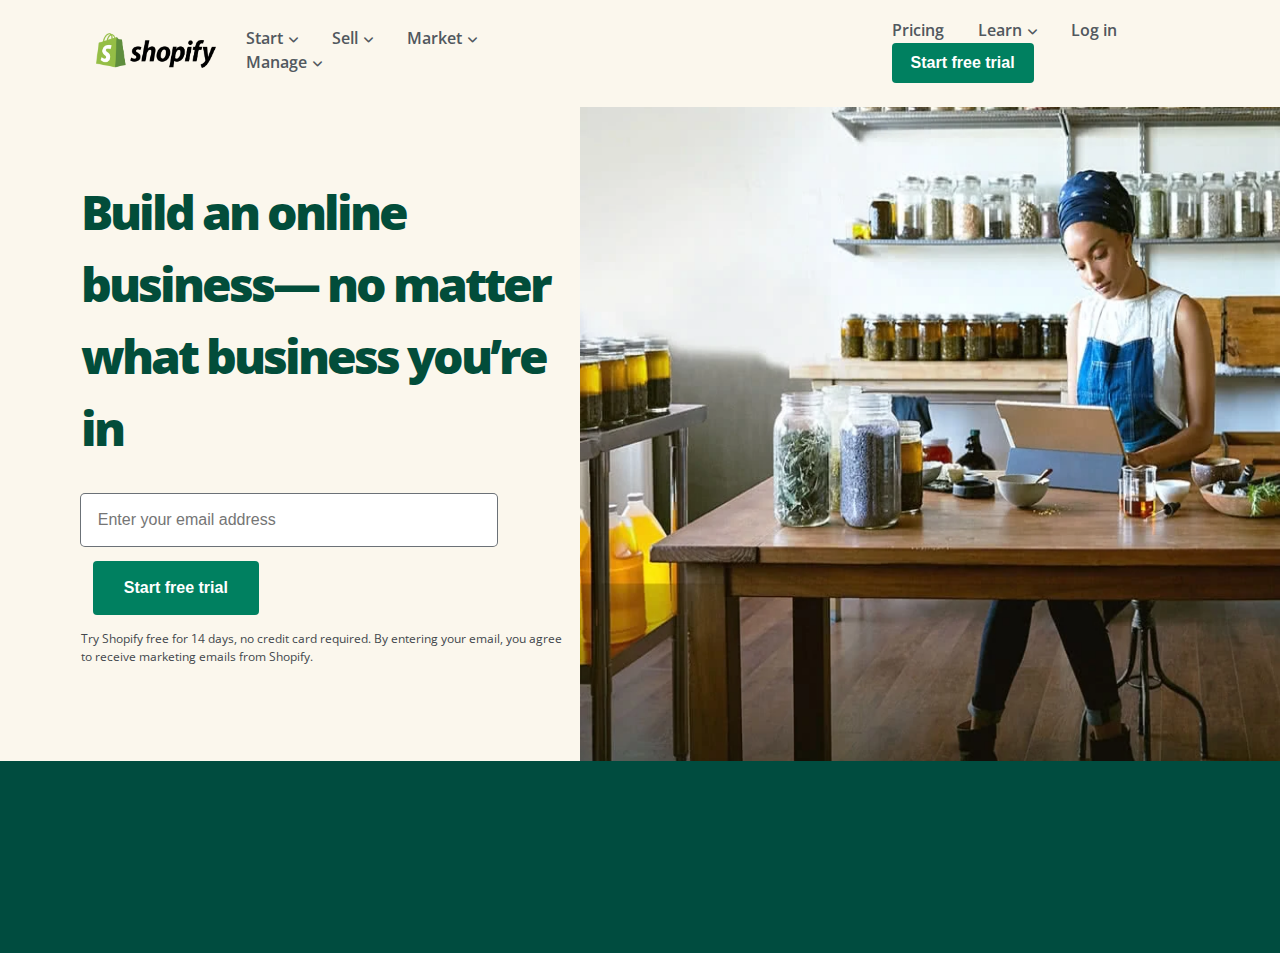
<file: index.html>
<!DOCTYPE html>
<html lang="en">
<head>
    <meta charset="UTF-8">
    <meta http-equiv="X-UA-Compatible" content="IE=edge">
    <meta name="viewport" content="width=device-width, initial-scale=1.0">

    <link rel="stylesheet" href="https://cdnjs.cloudflare.com/ajax/libs/font-awesome/6.0.0/css/all.min.css" 
    integrity="sha512-9usAa10IRO0HhonpyAIVpjrylPvoDwiPUiKdWk5t3PyolY1cOd4DSE0Ga+ri4AuTroPR5aQvXU9xC6qOPnzFeg==" 
    crossorigin="anonymous" referrerpolicy="no-referrer"/>
    
    <link rel="stylesheet" href="css/home.css">
    <link rel="icon" href="./assets/shopify-icon.png"/>
    <title>eCommerce Software - Grow Your Business - Shopify Malaysia</title>
</head>
<body>

<!--Navigation Bar-->
<header class="header">
    <div class="nav-wrapper">
            <nav class="nav-bar"> 
                <div class="marketing-logo"> 
                    <a href="#">
                        <img src="./assets/shopify-logo.png" class="shopify-logo">
                    </a>
                </div>

                <!--  Yet to be coded for responsive navigation bar -->
                <div class="open-nav-bar">
                </div>

                <div class="nav-bar-overlay">
                </div>

                <div class="close-nav-bar">
                </div>
                <!-- End of responsive navigation bar-->

                <!-- Navigation bar left section -->
                <div class="nav-items-primary">

                    <div class="dropdown-main" data-dropdown>
                        <button class="nav-menu" data-dropdown-button>Start<i class="fa-solid fa-angle-down" data-dropdown-button></i></button>
                        <div class="dropdown-content">
                            <ul class="nav-sub-item">
                                <li class="main-sub-item"><a href="#">Start your business</a></li>
                                <li class="sub-item"><a href="#">Branding<i class="fa-solid fa-angle-right"></i></a></li>
                                <li class="sub-item"><a href="#">Online pressence<i class="fa-solid fa-angle-right"></i></a></li>
                                <li class="sub-item"><a href="#">Store set up<i class="fa-solid fa-angle-right"></i></a></li>
                            </ul>
                        </div>
                    </div>

                    <div class="dropdown-main" data-dropdown>
                        <button class="nav-menu" data-dropdown-button>Sell<i class="fa-solid fa-angle-down" data-dropdown-button></i></button>
                        <div class="dropdown-content">
                            <ul class="nav-sub-item">
                                <li class="main-sub-item"><a href="#">Sell everywhere</a></li>
                                <li class="sub-item"><a href="#">Online store<i class="fa-solid fa-angle-right"></i></a></li>
                                <li class="sub-item"><a href="#">Point of Sale<i class="fa-solid fa-angle-right"></i></a></li>
                                <li class="sub-item"><a href="#">Buy Button<i class="fa-solid fa-angle-right"></i></a></li>
                                <li class="sub-item"><a href="#">Checkout<i class="fa-solid fa-angle-right"></i></a></li>
                                <li class="sub-item"><a href="#">Sales channels<i class="fa-solid fa-angle-right"></i></a></li>
                                <li class="sub-item"><a href="#">Custom storefront tools<i class="fa-solid fa-angle-right"></i></a></li>
                                <li class="sub-item"><a href="#">International commerce<i class="fa-solid fa-angle-right"></i></a></li>
                            </ul>
                        </div>
                    </div>

                    <div class="dropdown-main" data-dropdown>
                        <button class="nav-menu" data-dropdown-button>Market<i class="fa-solid fa-angle-down" data-dropdown-button></i></button>
                        <div class="dropdown-content">
                            <ul class="nav-sub-item">
                                <li class="main-sub-item"><a href="#">Market your business</a></li>
                                <li class="sub-item"><a href="#">Email marketing<i class="fa-solid fa-angle-right"></i></a></li>
                                <li class="sub-item"><a href="#">Business chat<i class="fa-solid fa-angle-right"></i></a></li>
                                <li class="sub-item"><a href="#">Facebook Ads<i class="fa-solid fa-angle-right"></i></a></li>
                            </ul>
                        </div>
                    </div>

                    <div class="dropdown-main" data-dropdown>
                        <button class="nav-menu" data-dropdown-button>Manage<i class="fa-solid fa-angle-down" data-dropdown-button></i></button>
                        <div class="dropdown-content">
                            <ul class="nav-sub-item">
                                <li class="main-sub-item"><a href="#">Manage everything</a></li>
                            </ul>
                        </div>
                    </div>

                </div>    

                <!-- Navigation bar left section -->
                <div class="nav-items-secondary">
                    
                    <div class="dropdown-main">
                        <button class="nav-menu" href="#">Pricing</button>
                    </div>
                
                    <div class="dropdown-main" data-dropdown>
                        <button class="nav-menu" data-dropdown-button>Learn<i class="fa-solid fa-angle-down" data-dropdown-button></i></button>
                        <div class="dropdown-content">
                            <ul class="nav-sub-item">
                                <li class="sub-item"><a href="#">Help Center</a></li>
                                <li class="sub-item"><a href="#">Blog</a></li>
                                <li class="sub-item"><a href="#">Business Courses</a></li>
                                <li class="sub-item"><a href="#">Guides</a></li>
                                <li class="sub-item"><a href="#">Shopify Community</a></li>
                                <li class="sub-item"><a href="#">Free tools</a></li>
                                <li class="sub-item"><a href="#">Podcasts</a></li>
                                <li class="sub-item"><a href="#">Business encyclopedia</a></li>
                                <li class="sub-item"><a href="#">Community Events</a></li>
                                <li class="sub-item"><a href="#">Research</a></li>
                            </ul>
                        </div>
                    </div>

                    <div class="dropdown-main">
                        <a href="./login.html"><button class="nav-menu">Log in</button></a>
                    </div> 

                    <div class="dropdown-main">
                        <button class="nav-free-trial-cta" href="#" >Start free trial</button>
                    </div>
                          
                </div>

            </nav>
    </div>
</header>

<!--Homepage Hero Section-->
<section class="section hero-body">
    <div class="hero-left-column">
        <div class="hero-content">
            <div class="hero-header">
                <h1 class="hero-heading">Build an online business— no matter what business you’re in</h1>
            </div>
            <div class="hero-form">
                <div class="hero-email-form">
                    <form action="/action_page.php"> <!--For PHP process-->
                        <input class="hero-email" autocomplete="email" placeholder="Enter your email address" id="email">
                        <button class="hero-free-trial-cta-button">Start free trial</button>
                    </form>
                </div>
                <p class="free-trial-description">Try Shopify free for 14 days, no credit card required. By entering your email, you agree to receive marketing emails from Shopify.</p>
            </div>
        </div>
    </div>

    <div class="hero-right-column">
        <img class="hero-image" src="assets/img-hero.jpg">
    </div>   
</section>

<section class="section second-body">
    <!-- This section is yet to be coded -->
</section>

<script src="javascript/main.js"></script>
</body>
</html>
</file>
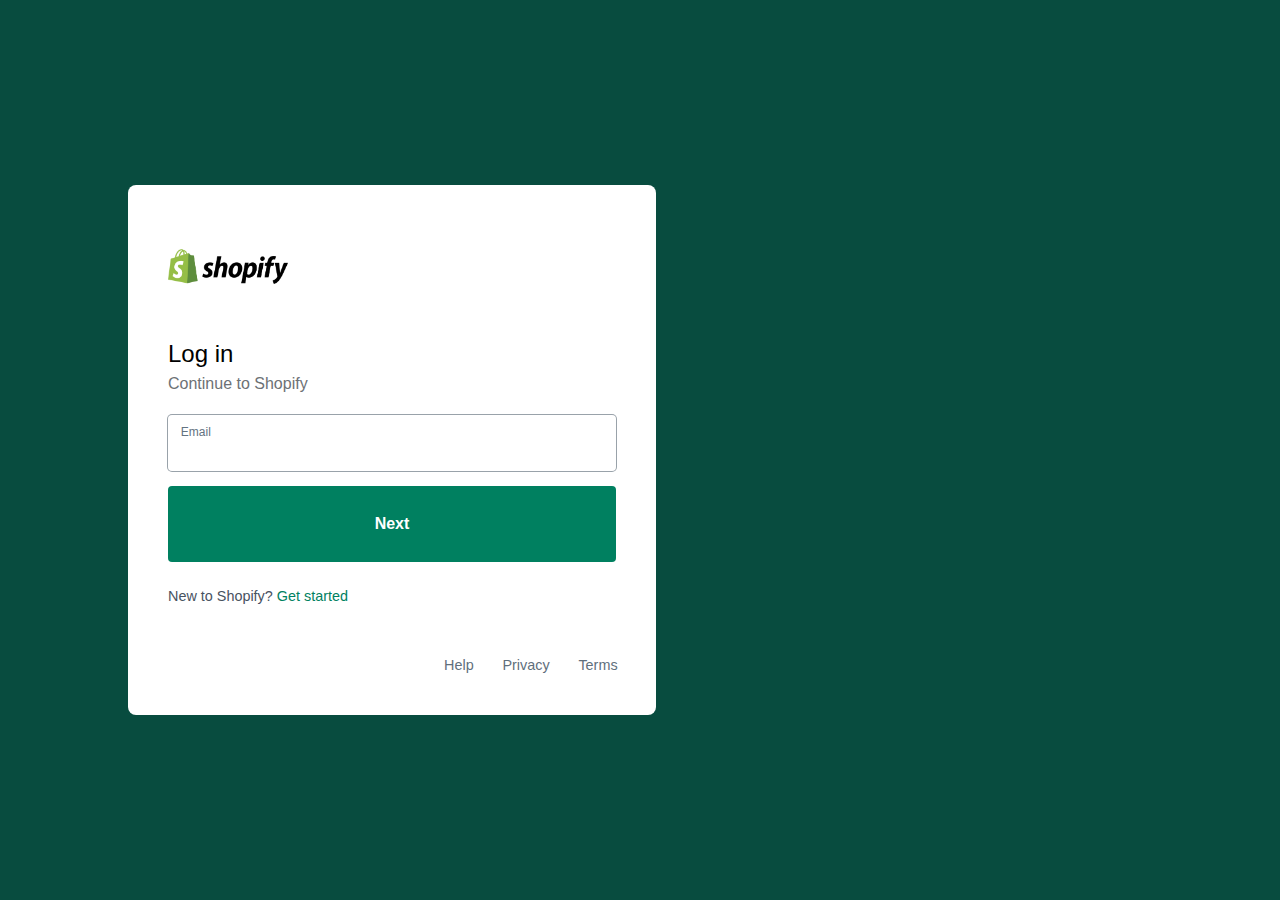
<file: login.html>
<!DOCTYPE html>
<html lang="en">
<head>
    <meta charset="UTF-8">
    <meta http-equiv="X-UA-Compatible" content="IE=edge">
    <meta name="viewport" content="width=device-width, initial-scale=1.0">

    <link rel="stylesheet" href="css/form.css">
    <link rel="stylesheet" href="css/login.css">
    <link rel="icon" href="./assets/shopify-icon.png"/>
    <title>Log in - Shopify</title>
</head>
<body>

<div class="card-page-body">
    <div class="card-container">
        <div class="card-form-section">
            <div class="marketing-logo">
                <a href="#">
                    <img src="./assets/shopify-logo.png" class="shopify-logo">
                </a>
            </div>

            <div class="card-form">
                <h1 class="card-heading">Log in</h1>
                <h2 class="card-subheading">Continue to Shopify</h2>

                <div class="login-form-section">
                    <form action="/login_action_page.php" autocomplete="on"> <!--For PHP process-->
                        <label class="login-label">Email</label>
                        <input required="required" class="login-email" id="login-email">
                        <a href="#"><button class="login-next-button">Next</button></a>
                    </form>
                </div>

                <p class="help-info">New to Shopify? <a href="./signup.html">Get started</a></p>
            </div>
        </div>

        <footer class="card-footer">
            <a class="more-info-footer">Help</a>
            <a class="more-info-footer">Privacy</a>
            <a class="more-info-footer">Terms</a>
        </footer>
    </div>
</div>    
    
</body>
</html>
</file>
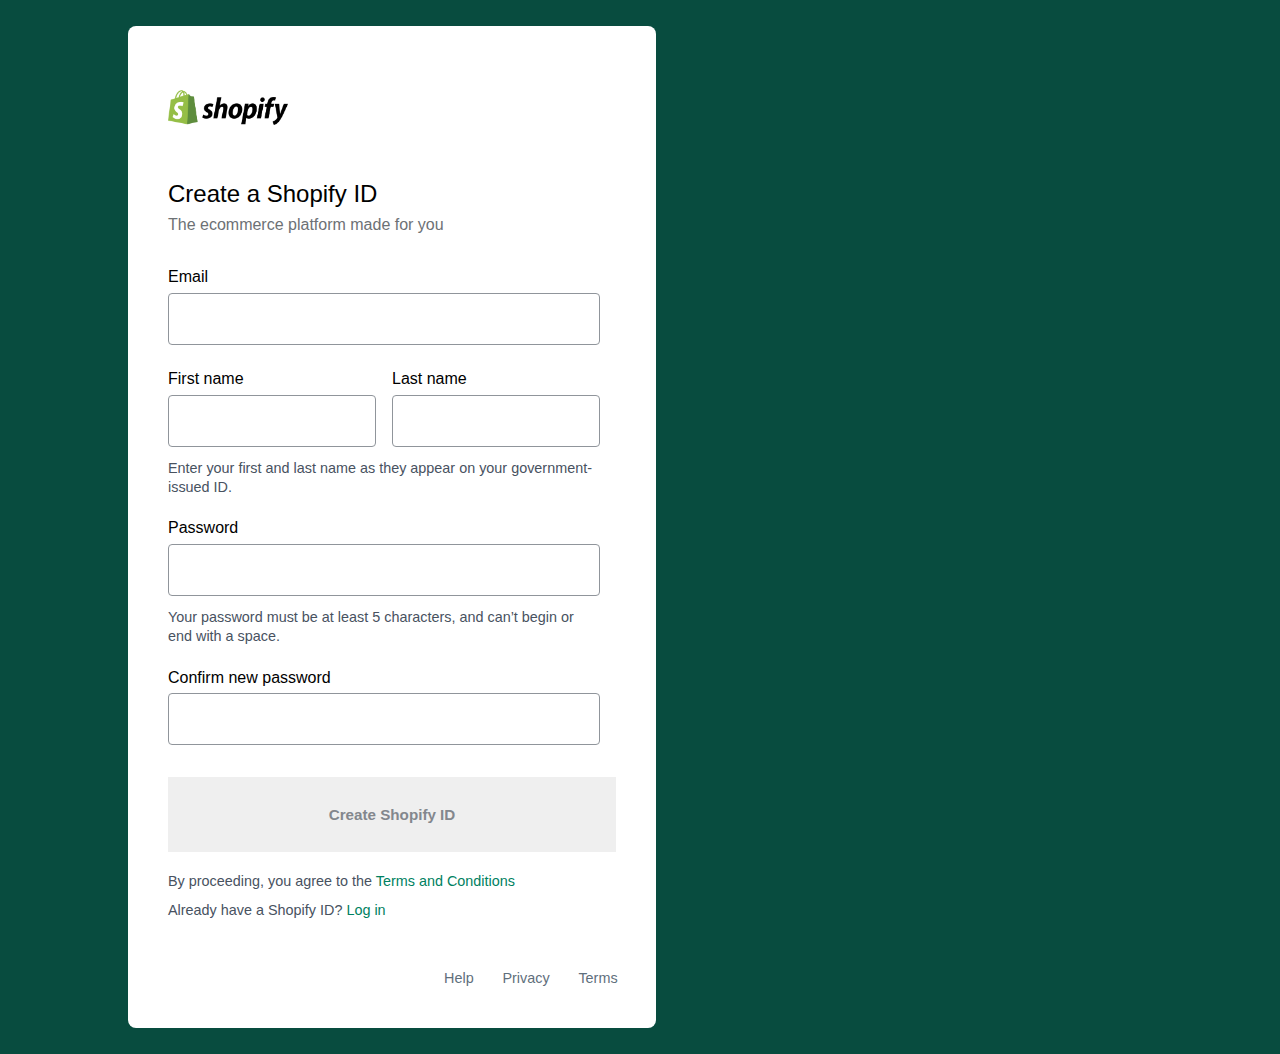
<file: signup.html>
<!DOCTYPE html>
<html lang="en">
<head>
    <meta charset="UTF-8">
    <meta http-equiv="X-UA-Compatible" content="IE=edge">
    <meta name="viewport" content="width=device-width, initial-scale=1.0">
    
    <link rel="stylesheet" href="css/form.css">
    <link rel="stylesheet" href="css/signup.css">
    <link rel="icon" href="./assets/shopify-icon.png"/>
    <title>Sign up - Shopify</title>
</head>
<body>
    <div class="card-page-body">
        <div class="card-container">
            <div class="card-form-section">
                <div class="marketing-logo">
                    <a href="#">
                        <img src="./assets/shopify-logo.png" class="shopify-logo">
                    </a>
                </div>

                <div class="card-form">
                    <h1 class="card-heading">Create a Shopify ID</h1>
                    <h2 class="card-subheading">The ecommerce platform made for you</h2>
    
                    <div class="signup-form-section">
                        <form action="/signup_action_page.php" autocomplete="on"> <!--For PHP process-->
                            <div class="signup-container">
                                <div class="signup-info">
                                    <label class="signup-label">Email</label>
                                    <input required="required" class="signup-email" id="signup-email">
                                </div>
    
                                <div class="fullname-info">
                                    <div class="fname-info">
                                        <label class="signup-label">First name</label>
                                        <input required="required" class="signup-fname" id="signup-fname">
                                    </div>
                                    <div class="lname-info">
                                        <label class="signup-label">Last name</label>
                                        <input required="required" class="signup-lname" id="signup-lname">
                                    </div>
                                </div>
    
                                <p class="help-info">Enter your first and last name as they appear on your government-issued ID.</p>
    
                                <div class="signup-info">
                                    <label class="signup-label">Password</label>
                                    <input required="required" type="password" class="signup-password" id="signup-password">
                                </div>
    
                                <p class="help-info">Your password must be at least 5 characters, and can’t begin or end with a space.</p>
    
                                <div class="signup-info">
                                    <label class="signup-label">Confirm new password</label>
                                    <input required="required" type="password" class="signup-confirm-password" id="signup-confirm-password">
                                </div>
                            </div>

                            <a href="#"><button class="signup-button">Create Shopify ID</button></a>
                        </form>

                        <div class="more-info">
                            <p class="help-info">By proceeding, you agree to the <a href="#">Terms and Conditions</a></p>
                            <p class="help-info">Already have a Shopify ID? <a href="./login.html">Log in</a></p>
                        </div>
                    </div>
                </div>
            </div>

            <footer class="card-footer">
                <a class="more-info-footer">Help</a>
                <a class="more-info-footer">Privacy</a>
                <a class="more-info-footer">Terms</a>
            </footer>
        </div>
    </div>
</body>
</html>
</file>
<file: css/home.css>
@import url('https://fonts.googleapis.com/css2?family=Open+Sans:wght@500;700&display=swap');

*{
    padding: 0;
    margin: 0;
    box-sizing: border-box;
}

header{
    position: fixed;
    align-items: center;
    position: fixed;
    width: 100%;
    left:0;
	top:0;
	z-index: 1;
}

body{
    padding-top: 80px;
    line-height: 1.5;
}

ul{
    list-style: none;
	margin:0;
	padding:0;
}

a {
    text-decoration: none;
}

div{
    display: block;
}

section{
    display: block;
}

/* Header */

.nav-wrapper{
    max-width: 1600px;
    margin: auto;
}

.shopify-logo{
    display: inline-block;
    position: relative;
    width: 120px;
    height: 35px;
}

.header .marketing-logo {
    display: inline;
}

.header .nav-bar{
    background-color: #fbf7ed;
	display: flex; /*Expands to fill the space*/
	justify-content: space-between; /*Split Logo & Nav content*/
    margin: 0 auto;
    width: 100%;
    position: relative;
    align-items: center;
    padding: 1.2em 6em;
}

.header .nav-items-primary{
    padding-bottom: 5px;
    margin-right: 23em;
}

.header .nav-items-secondary{
    padding-bottom: 5px;
}

.header .dropdown-main{
    display: inline-block;
	margin-left: 30px;
	position: relative;
}

.header .nav-bar .dropdown-main .nav-menu{
    background-color: #fbf7ed;
    font-family: "Open Sans", sans-serif;
    text-align: left;
    font-size: 1em;
    color:  #51585e;
    font-weight: 600;
    text-decoration: none;
    border: none;
}

.fa-angle-down{
    vertical-align: middle;
    padding-left: 6px; 
    font-size: 12px;
    content: "\f107";
}

.header .nav-bar .dropdown-main > .nav-menu:focus, .nav-menu:hover{
    transition: all;
    cursor: pointer;
    color: #24282c;
}

.header .nav-bar .dropdown-main .nav-menu:hover{
    color: #24282c;
}

.header .nav-bar .nav-free-trial-cta{
    cursor: pointer;
    border-radius: 4px;
    border-width: 1px;
    border-style: solid;
    border-color: transparent;
    font-weight: 700;
    font-size: 1em;
    color: #ffffff;
    background-color: #008060;
    padding: 10px 18px;
}

.header .nav-bar .nav-free-trial-cta:hover{
    background-color: #024d3a;
}

.dropdown-main{
    position: relative;
}

.dropdown-content{
    position: absolute;
    display: block;
    top: calc(100% + 0.7rem);
    background-color: #ffffff;
    padding: 8px 0px;
    box-shadow: #42474c1a 0px 7px 40px 7px;
    border-radius: 5px;
    border: 1px solid #d2d5d9;
    border-image: initial;
    min-width: 17.5em;
    visibility: hidden;
    pointer-events: none;
}

.dropdown-main.active > .nav-menu + .dropdown-content{
    visibility: visible;
    pointer-events: auto;
}

.dropdown-content .nav-sub-item > .main-sub-item, .sub-item{
    border-left: 3px solid #ffffff;
    border-radius: 2px;
    display: inline-block;
    width: 100%;
    padding: 0.5em 0em 0.5em 0.3em;
}

.nav-sub-item{
    position: relative;
    width: 100%;
    text-align: left;
    font-family: "Open Sans", sans-serif;
    font-size: 0.9em;
    font-weight: 600;
    letter-spacing: normal;
    border: none;
    cursor: pointer;
}

.nav-sub-item .sub-item > a{
    text-align: left;
    display: flex;
    justify-content: space-between;
    width: 100%;
}

.fa-angle-right{
    padding-top: 5px;
    font-size: 0.9em;
    content: "f105";
}

.nav-sub-item .main-sub-item{
    margin-bottom: 8px;
    border-bottom: 1px solid #d2d5d9;
}

.nav-sub-item > .main-sub-item a, .sub-item a{
    padding: 0 1.5em;
    color: #2f353a;
    text-align: left;
    text-decoration: none;
}

.nav-sub-item .main-sub-item:hover, .sub-item:hover{
    border-left-color: #008060;
    position: relative;
    background-color: #ebf0f3;
}

/* Hero section */

.section{
    padding: 6em 0;
}

.hero-body{
    display: block;
    width: 100%;
    overflow: hidden;
    position: relative;
    background-color: #fbf7ed;
    background-position: center top;
}

.hero-body .hero-left-column{
    display: flex;
    flex-wrap: wrap;
    position: relative;
    align-items: center;
    min-height: 400px;
    padding: 0 6%;
}

.hero-content{
    display: block;
    position: relative;
    width: 50%;
    float: left;
    padding-left: 4px;
    padding-right: 65px;
}

.hero-header, .hero-free-trial-cta{
    margin-bottom: 30px;
}

.hero-heading{
    color: #024d3a;
    font-size: 3em;
    font-family: "Open Sans", sans-serif;
    font-weight: 900;
    letter-spacing: -3px;
}

.hero-email-form{
    display: flex;
    flex-wrap: wrap;
    width: 100%;
    margin-bottom: 15px;
}

.hero-email{
    display: inline-flex;
    position: relative;
    min-width: 416px;
    font-family: Arial, Helvetica, sans-serif;
    font-size: 1em;
    box-shadow: 0 0 0 1px #6b7177;
    border: 1px solid transparent;
    border-radius: 4px;
    background-color: #ffffff;
    margin: 0 0 15px;
    padding: 1em 1em;
}

.hero-free-trial-cta-button{
    display: inline-block;
    position: relative;
    cursor: pointer;
    align-items: flex-start;
    border-radius: 4px;
    border-width: 1px;
    border-style: solid;
    border-color: transparent;
    font-weight: 700;
    font-size: 1em;
    color: #ffffff;
    background-color: #008060;
    padding: 17px 30px;
    margin-left: 12px;
}

.hero-free-trial-cta-button:hover{
    background-color: #024d3a;
}

.free-trial-description{
    font-family: "Open Sans", sans-serif;
    font-size: 0.73em;
    color: #42474c;
}

.hero-body .hero-right-column{
    align-items: center;
    display: block;
    position: absolute;
    right: 0;
    bottom: 0;
    width: 50%;
    height: 100%;
}

.hero-image{
    float: right;
    display: block;
    position: relative;
    height: 700px;
    width: 700px;
}

/* Second Section */

.second-body{
    background-color: #004c3f;
}

/* Responsive 

Yet to be coded...

*/
</file>
<file: css/form.css>
*{
    padding: 0;
    margin: 0;
    box-sizing: border-box;
}

a{
    text-decoration: none;
}

body{
    line-height: 1.3;
    background-color: #084c3f;
    font-family: 'Segoe UI', 'Roboto', 'Helvetica Neue', sans-serif;
}

/* Page entire body */
.card-page-body{
    display: flex;
    min-height: 100vh;
    justify-content: center;
    flex-direction: column;
    align-items: flex-start;
}

/* Card container */
.card-container{
    display: flex;
    flex-direction: column;
    justify-content: center;
    background: #ffffff;
    border-radius: 8px;
    margin: 2vw 10vw;
    width: 100%;
    max-width: 33rem;
}

/* Container header */

.shopify-logo{
    display: inline-block;
    position: relative;
    width: 120px;
    height: 35px;
}

.card-form-section{
    display: block;
    width: 100%;
    padding: 4em 2.5em 0;
}

.marketing-logo{
    margin-bottom: 3em;
}

.card-heading{
    font-weight: 500;
    font-size: 1.5rem;
    margin-bottom: 5px;
}

.card-subheading{
    font-weight: 400;
    color: #6d7175;
    font-size: 1em;
    margin-bottom: 20px;
}

/* Help section */

.help-info{
    display: block;
    font-size: 0.9em;
    color: #48525f;
    margin-bottom: 10px;
}

.help-info a{
    text-decoration: none;
    color: #008161;
}

.help-info a:hover{
    text-decoration: underline;
    color: #014e3b;
}

/* Container footer */

.card-footer{
    display: flex;
    justify-content: flex-end;
    padding: 2.5rem 1.5rem 2.5rem 2rem;
}

.card-footer a{
    padding: 0 1em;
    font-size: 0.9rem;
    font-weight: 500;
    cursor: pointer;
    color: #5f6f7c;
}

.card-footer a:hover{
    text-decoration: underline;
    color: #3d474e;
}
</file>
<file: css/login.css>
.login-form-section{
    display: block;
}

.login-email{
    display: inline-block;
    position: relative;
    width: 100%;
    font-size: 1em;
    box-shadow: 0 0 0 1px #99a2aa;
    border: 1px solid transparent;
    border-radius: 4px;
    outline-color: #01684e;
    background-color: #ffffff;
    line-height: 1.5rem;
    padding: 1.5rem 1rem 0.4rem 0.75rem;
    margin-bottom: 15px;
}

.login-label{
    position: absolute;
    z-index: 1;
    font-size: 0.75rem;
    padding: 0.6rem 0 0.5rem 0.8rem;
    color: #637381;
}

.login-next-button{
    display: inline-block;
    position: relative;
    cursor: pointer;
    text-align: center;
    border-radius: 4px;
    border-style: solid;
    border-color: transparent;
    font-weight: 700;
    font-size: 1em;
    color: #ffffff;
    background-color: #008060;
    padding: 27px 0px;
    width: 100%;
    margin-bottom: 25px;
}

.login-next-button:hover{
    background-color: #01684e;
}
</file>
<file: css/signup.css>
.signup-form-section{
    display: flex;
    flex-wrap: wrap;
    width: 100%;
}

.signup-container, .more-info{
    display: block;
    width: 100%;
    margin: 0 -8px;
}

.signup-info, .fname-info, .lname-info{
    display: inline-flex;
    flex-direction: column;
    width: 100%;
    padding: 12px 8px;
}

.fullname-info{
    display: flex;
    flex-wrap: wrap;
    width: 100%;
}

.fname-info, .lname-info{
    width: 50%;
}

.signup-label{
    padding-bottom: 5px;
}

input{
    font-size: 1rem;
    padding: 1rem;
    background-color: #ffffff;
    border: 0.05rem solid #90959b;
    border-radius: 4px;
    outline-color: #01684e;
}

p{
    padding: 0px 8px;
}

.signup-button{
    display: block;
    position: relative;
    align-items: center;
    width: 100%;
    font-size: 0.95rem;
    font-weight: 700;
    color: #83878d;
    border: none;
    cursor: pointer;
    padding: 1.8rem 3.5rem;
    margin: 20px 0px;
    z-index: 1;
}
</file>
